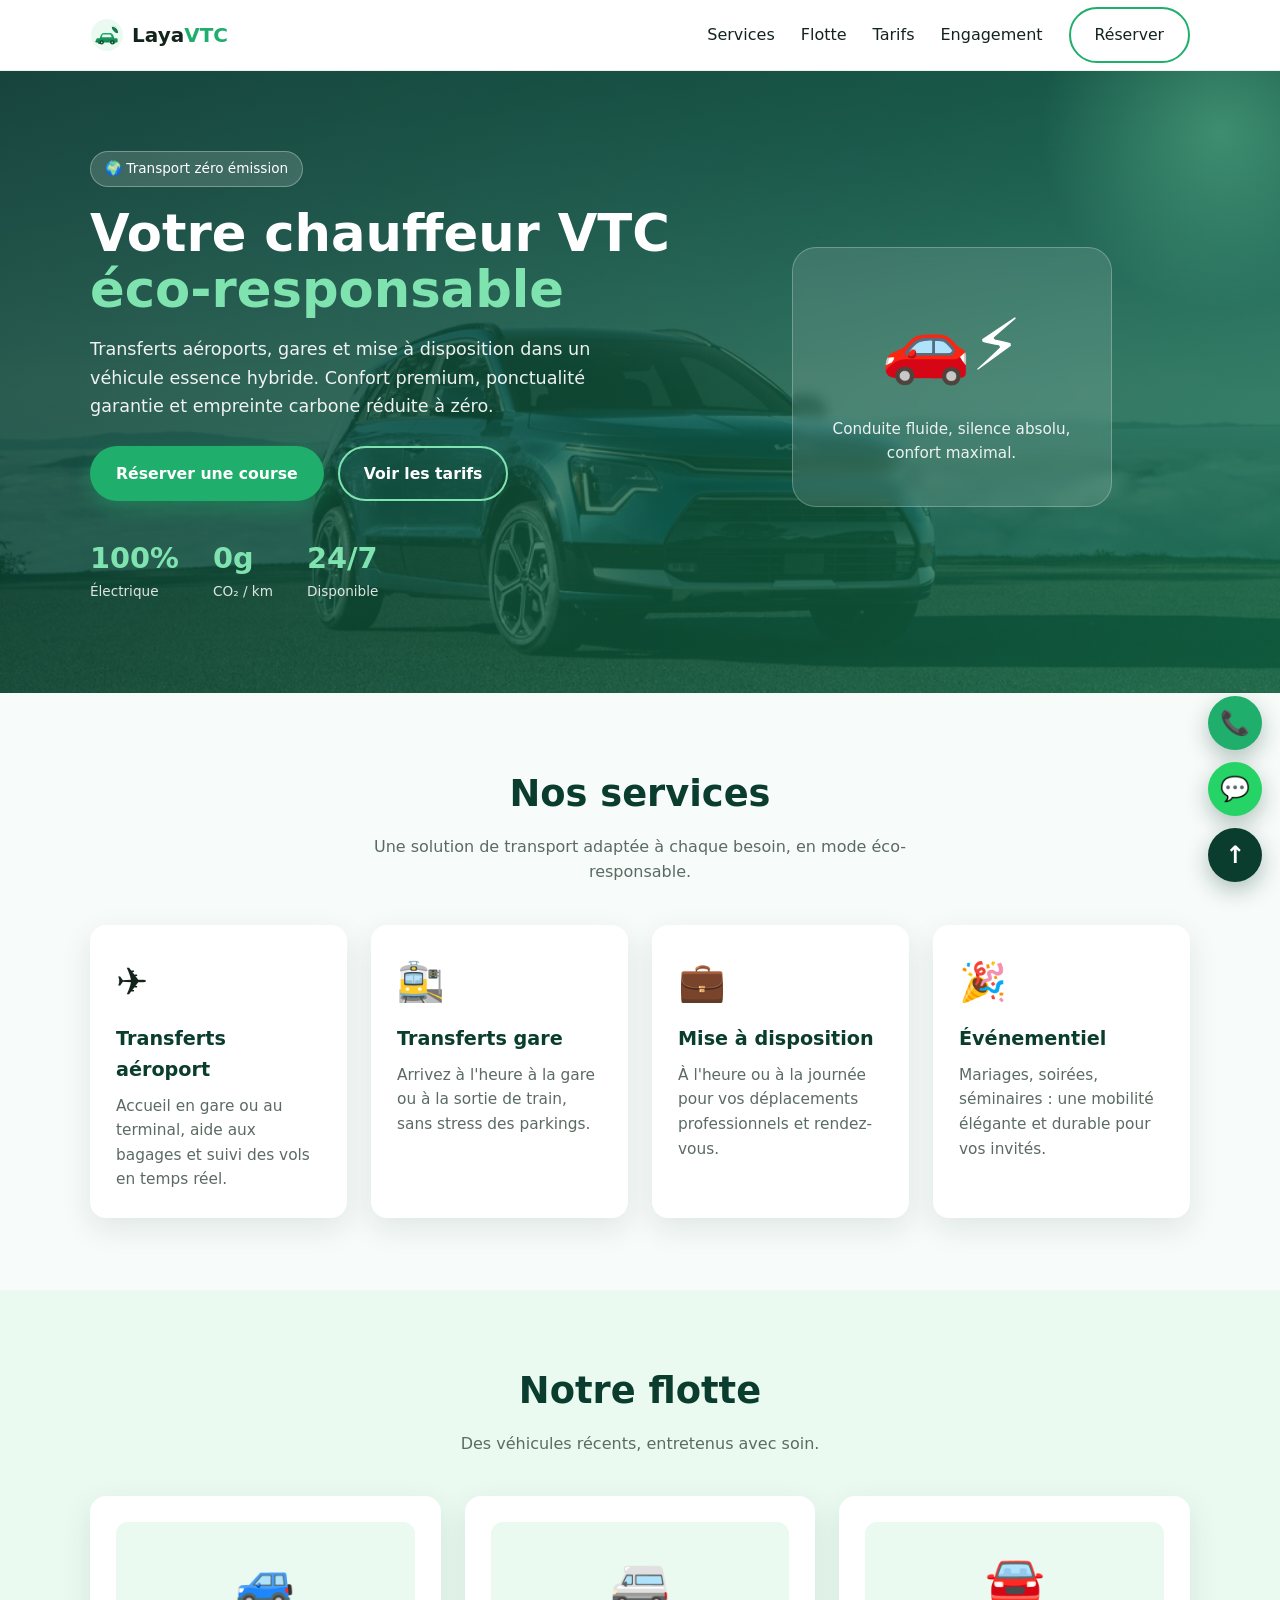
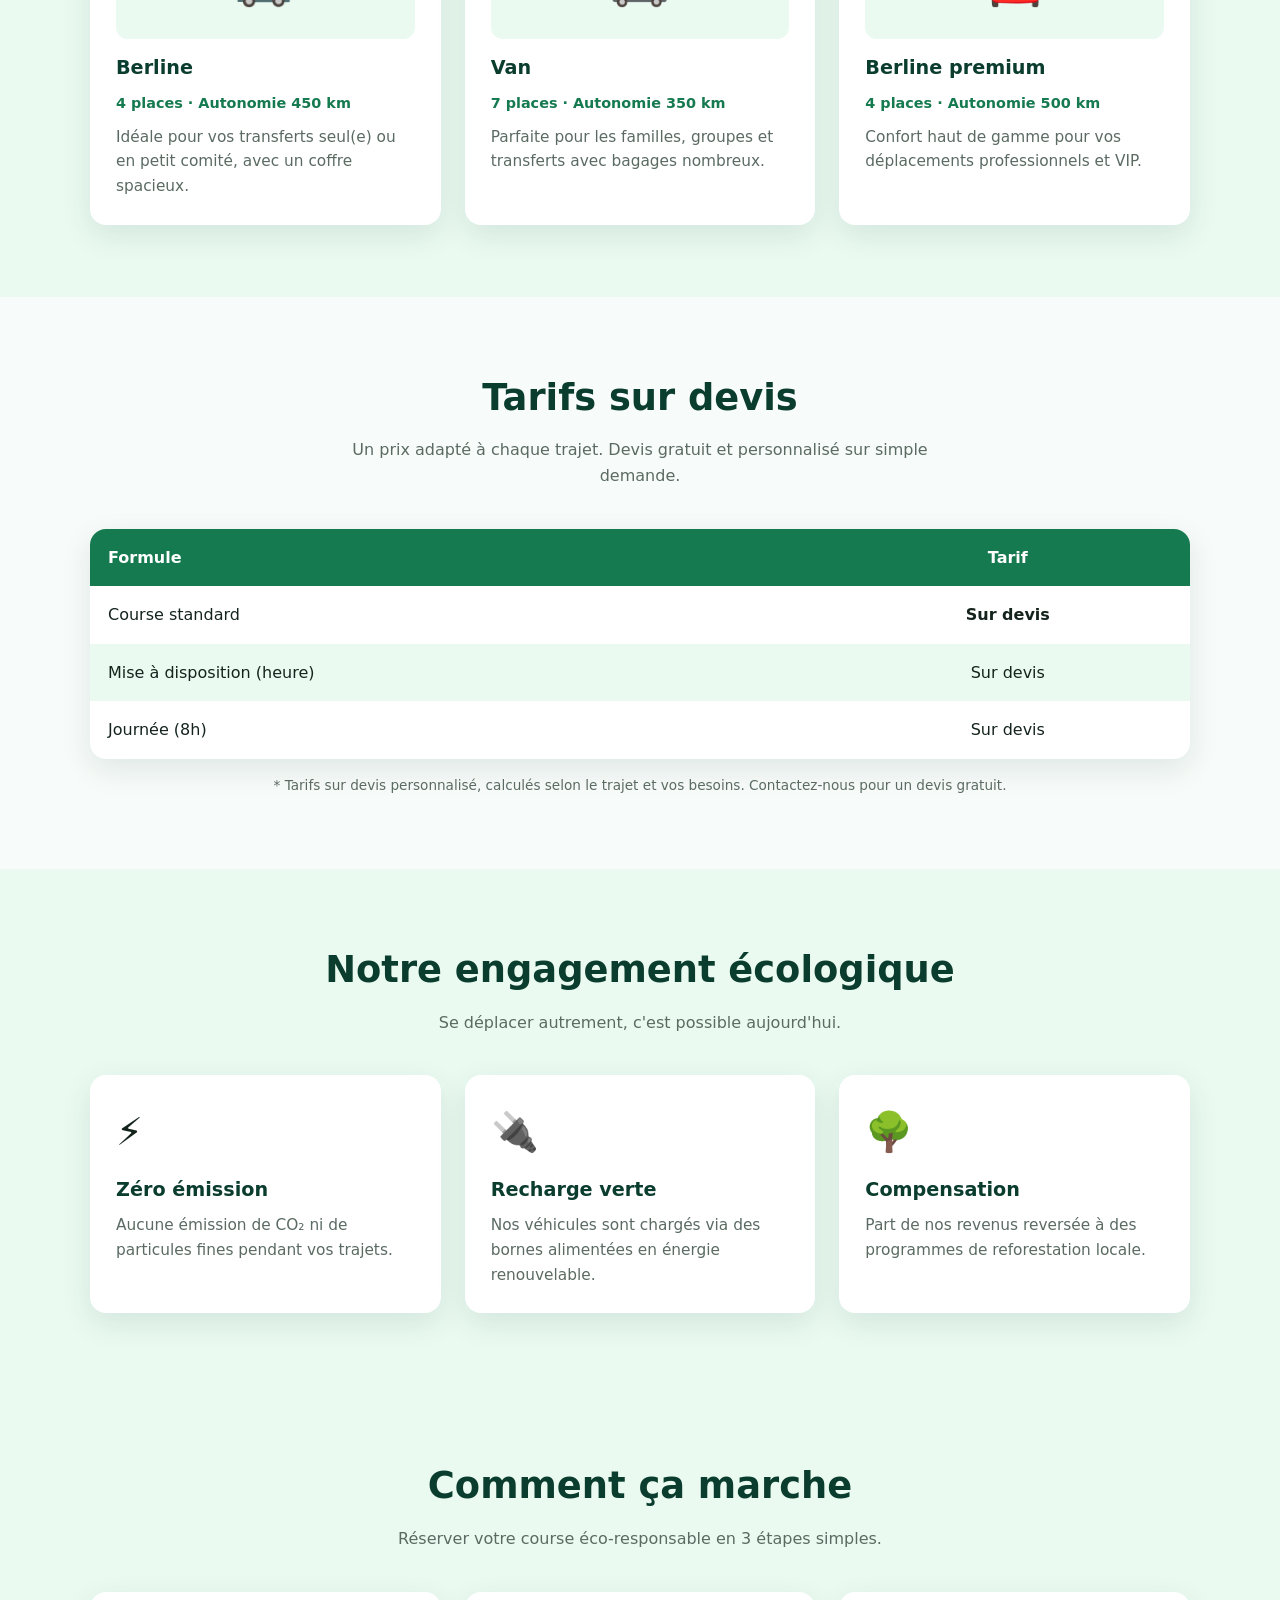
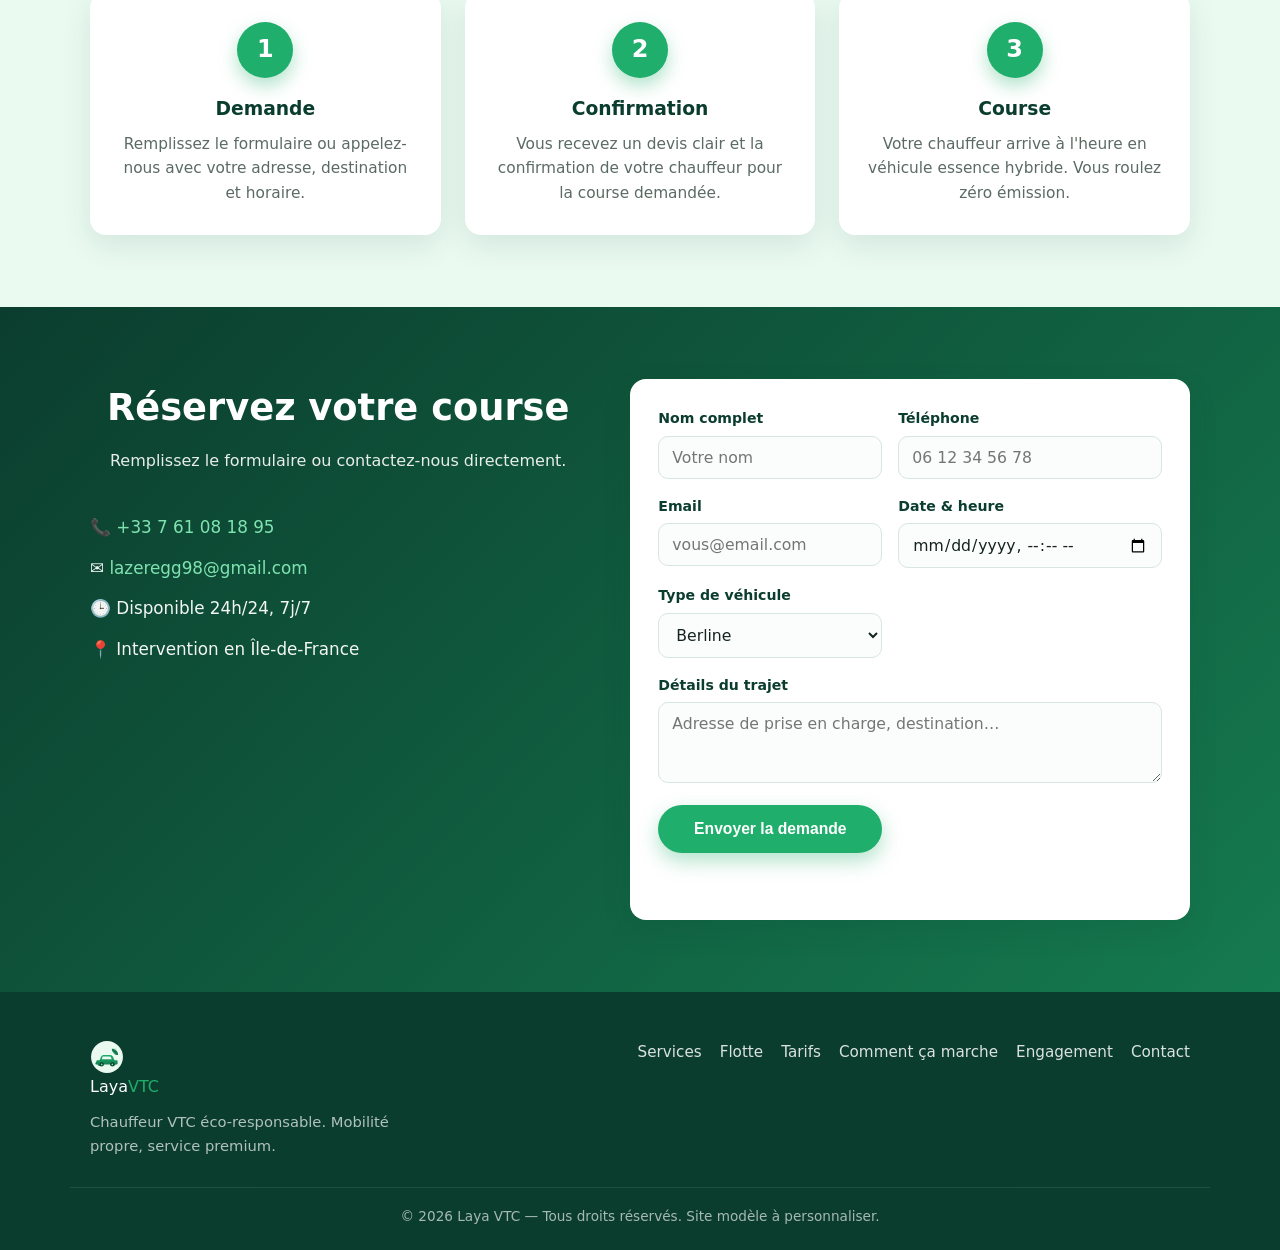
<file: index.html>
<!DOCTYPE html>
<html lang="fr">
<head>
  <meta charset="UTF-8" />
  <meta name="viewport" content="width=device-width, initial-scale=1.0" />
  <meta name="description" content="Laya VTC — Chauffeur VTC éco-responsable. Transferts aéroports, gares et mise à disposition en véhicule essence hybride. Réservez votre course zéro émission." />
  <title>Laya VTC — Chauffeur VTC éco-responsable en Île-de-France</title>
  <meta property="og:title" content="Laya VTC — Chauffeur VTC éco-responsable" />
  <meta property="og:description" content="Transferts aéroports, gares et mise à disposition en Île-de-France. Tarifs sur devis, devis gratuit." />
  <meta property="og:type" content="website" />
  <meta property="og:locale" content="fr_FR" />
  <meta name="twitter:card" content="summary" />
  <meta name="theme-color" content="#0b3d2e" />
  <link rel="icon" href="logo.svg" type="image/svg+xml" />
  <link rel="stylesheet" href="styles.css" />
</head>
<body>

  <!-- ===== HEADER / NAV ===== -->
  <header class="site-header" id="top">
    <div class="container nav">
      <a href="#top" class="logo">
        <img src="logo.svg" alt="Logo Laya VTC" class="logo-mark" width="34" height="34" />
        <span class="logo-text">Laya<span class="logo-accent">VTC</span></span>
      </a>
      <button class="nav-toggle" aria-label="Ouvrir le menu" aria-expanded="false">☰</button>
      <nav class="nav-links" aria-label="Navigation principale">
        <a href="#services">Services</a>
        <a href="#flotte">Flotte</a>
        <a href="#tarifs">Tarifs</a>
        <a href="#engagement">Engagement</a>
        <a href="#contact" class="btn btn-ghost">Réserver</a>
      </nav>
    </div>
  </header>

  <!-- ===== HERO ===== -->
  <section class="hero">
    <div class="container hero-inner">
      <div class="hero-text">
        <span class="badge">🌍 Transport zéro émission</span>
        <h1>Votre chauffeur VTC<br /><span class="hl">éco-responsable</span></h1>
        <p class="lead">
          Transferts aéroports, gares et mise à disposition dans un véhicule essence hybride.
          Confort premium, ponctualité garantie et empreinte carbone réduite à zéro.
        </p>
        <div class="hero-actions">
          <a href="#contact" class="btn btn-primary">Réserver une course</a>
          <a href="#tarifs" class="btn btn-ghost">Voir les tarifs</a>
        </div>
        <ul class="hero-stats">
          <li><strong>100%</strong><span>Électrique</span></li>
          <li><strong>0g</strong><span>CO₂ / km</span></li>
          <li><strong>24/7</strong><span>Disponible</span></li>
        </ul>
      </div>
      <div class="hero-visual" aria-hidden="true">
        <div class="leaf-card">
          <div class="leaf-big">🚗⚡</div>
          <p>Conduite fluide, silence absolu, confort maximal.</p>
        </div>
      </div>
    </div>
  </section>

  <!-- ===== SERVICES ===== -->
  <section class="section" id="services">
    <div class="container">
      <h2 class="section-title">Nos services</h2>
      <p class="section-sub">Une solution de transport adaptée à chaque besoin, en mode éco-responsable.</p>
      <div class="grid grid-4">
        <article class="card">
          <div class="card-icon">✈️</div>
          <h3>Transferts aéroport</h3>
          <p>Accueil en gare ou au terminal, aide aux bagages et suivi des vols en temps réel.</p>
        </article>
        <article class="card">
          <div class="card-icon">🚉</div>
          <h3>Transferts gare</h3>
          <p>Arrivez à l'heure à la gare ou à la sortie de train, sans stress des parkings.</p>
        </article>
        <article class="card">
          <div class="card-icon">💼</div>
          <h3>Mise à disposition</h3>
          <p>À l'heure ou à la journée pour vos déplacements professionnels et rendez-vous.</p>
        </article>
        <article class="card">
          <div class="card-icon">🎉</div>
          <h3>Événementiel</h3>
          <p>Mariages, soirées, séminaires : une mobilité élégante et durable pour vos invités.</p>
        </article>
      </div>
    </div>
  </section>

  <!-- ===== FLOTTE ===== -->
  <section class="section section-alt" id="flotte">
    <div class="container">
      <h2 class="section-title">Notre flotte</h2>
      <p class="section-sub">Des véhicules récents, entretenus avec soin.</p>
      <div class="grid grid-3">
        <article class="fleet-card">
          <div class="fleet-img">🚙</div>
          <h3>Berline</h3>
          <p class="fleet-meta">4 places · Autonomie 450 km</p>
          <p>Idéale pour vos transferts seul(e) ou en petit comité, avec un coffre spacieux.</p>
        </article>
        <article class="fleet-card">
          <div class="fleet-img">🚐</div>
          <h3>Van</h3>
          <p class="fleet-meta">7 places · Autonomie 350 km</p>
          <p>Parfaite pour les familles, groupes et transferts avec bagages nombreux.</p>
        </article>
        <article class="fleet-card">
          <div class="fleet-img">🚘</div>
          <h3>Berline premium</h3>
          <p class="fleet-meta">4 places · Autonomie 500 km</p>
          <p>Confort haut de gamme pour vos déplacements professionnels et VIP.</p>
        </article>
      </div>
    </div>
  </section>

  <!-- ===== TARIFS ===== -->
  <section class="section" id="tarifs">
    <div class="container">
      <h2 class="section-title">Tarifs sur devis</h2>
      <p class="section-sub">Un prix adapté à chaque trajet. Devis gratuit et personnalisé sur simple demande.</p>
      <div class="table-wrap">
        <table class="tarifs">
          <thead>
            <tr>
              <th>Formule</th>
              <th>Tarif</th>
            </tr>
          </thead>
          <tbody>
            <tr><td>Course standard</td><td><strong>Sur devis</strong></td></tr>
            <tr><td>Mise à disposition (heure)</td><td>Sur devis</td></tr>
            <tr><td>Journée (8h)</td><td>Sur devis</td></tr>
          </tbody>
        </table>
      </div>
      <p class="note">* Tarifs sur devis personnalisé, calculés selon le trajet et vos besoins. Contactez-nous pour un devis gratuit.</p>
    </div>
  </section>

  <!-- ===== ENGAGEMENT ===== -->
  <section class="section section-alt" id="engagement">
    <div class="container">
      <h2 class="section-title">Notre engagement écologique</h2>
      <p class="section-sub">Se déplacer autrement, c'est possible aujourd'hui.</p>
      <div class="grid grid-3">
        <article class="eco-card">
          <div class="eco-icon">⚡</div>
          <h3>Zéro émission</h3>
          <p>Aucune émission de CO₂ ni de particules fines pendant vos trajets.</p>
        </article>
        <article class="eco-card">
          <div class="eco-icon">🔌</div>
          <h3>Recharge verte</h3>
          <p>Nos véhicules sont chargés via des bornes alimentées en énergie renouvelable.</p>
        </article>
        <article class="eco-card">
          <div class="eco-icon">🌳</div>
          <h3>Compensation</h3>
          <p>Part de nos revenus reversée à des programmes de reforestation locale.</p>
        </article>
      </div>
    </div>
  </section>

  <!-- ===== COMMENT ÇA MARCHE ===== -->
  <section class="section section-alt" id="comment">
    <div class="container">
      <h2 class="section-title">Comment ça marche</h2>
      <p class="section-sub">Réserver votre course éco-responsable en 3 étapes simples.</p>
      <div class="grid grid-3 steps">
        <div class="step-card">
          <div class="step-num">1</div>
          <h3>Demande</h3>
          <p>Remplissez le formulaire ou appelez-nous avec votre adresse, destination et horaire.</p>
        </div>
        <div class="step-card">
          <div class="step-num">2</div>
          <h3>Confirmation</h3>
          <p>Vous recevez un devis clair et la confirmation de votre chauffeur pour la course demandée.</p>
        </div>
        <div class="step-card">
          <div class="step-num">3</div>
          <h3>Course</h3>
          <p>Votre chauffeur arrive à l'heure en véhicule essence hybride. Vous roulez zéro émission.</p>
        </div>
      </div>
    </div>
  </section>

  <!-- ===== CONTACT ===== -->
  <section class="section section-contact" id="contact">
    <div class="container contact-inner">
      <div class="contact-info">
        <h2 class="section-title light">Réservez votre course</h2>
        <p class="section-sub light">Remplissez le formulaire ou contactez-nous directement.</p>
        <ul class="contact-list">
          <li>📞 <a href="tel:+33761081895">+33 7 61 08 18 95</a></li>
          <li>✉️ <a href="mailto:lazeregg98@gmail.com">lazeregg98@gmail.com</a></li>
          <li>🕒 Disponible 24h/24, 7j/7</li>
          <li>📍 Intervention en Île-de-France</li>
        </ul>
      </div>
      <form class="contact-form" id="booking-form" novalidate>
        <div class="field">
          <label for="name">Nom complet</label>
          <input type="text" id="name" name="name" required placeholder="Votre nom" />
        </div>
        <div class="field">
          <label for="phone">Téléphone</label>
          <input type="tel" id="phone" name="phone" required placeholder="06 12 34 56 78" />
        </div>
        <div class="field">
          <label for="email">Email</label>
          <input type="email" id="email" name="email" required placeholder="vous@email.com" />
        </div>
        <div class="field">
          <label for="date">Date & heure</label>
          <input type="datetime-local" id="date" name="date" required />
        </div>
        <div class="field">
          <label for="vehicule">Type de véhicule</label>
          <select id="vehicule" name="vehicule">
            <option value="berline">Berline</option>
            <option value="van">Van</option>
            <option value="premium">Berline premium</option>
          </select>
        </div>
        <div class="field field-full">
          <label for="message">Détails du trajet</label>
          <textarea id="message" name="message" rows="3" placeholder="Adresse de prise en charge, destination…"></textarea>
        </div>
        <button type="submit" class="btn btn-primary btn-full">Envoyer la demande</button>
        <p class="form-status" id="form-status" role="status" aria-live="polite"></p>
      </form>
    </div>
  </section>

  <!-- ===== BOUTON FLOTTANT (appel / WhatsApp) ===== -->
  <div class="float-actions" aria-label="Actions rapides">
    <a class="float-btn float-call" href="tel:+33761081895" aria-label="Appeler Laya VTC">📞</a>
    <a class="float-btn float-wa" href="https://wa.me/33761081895" target="_blank" rel="noopener" aria-label="WhatsApp Laya VTC">💬</a>
    <a class="float-btn float-top" href="#top" aria-label="Haut de page">↑</a>
  </div>

  <!-- ===== FOOTER ===== -->
  <footer class="site-footer">
    <div class="container footer-inner">
      <div class="footer-brand">
        <img src="logo.svg" alt="Logo Laya VTC" class="logo-mark" width="34" height="34" />
        <span class="logo-text">Laya<span class="logo-accent">VTC</span></span>
        <p>Chauffeur VTC éco-responsable. Mobilité propre, service premium.</p>
      </div>
      <nav class="footer-links" aria-label="Liens de pied de page">
        <a href="#services">Services</a>
        <a href="#flotte">Flotte</a>
        <a href="#tarifs">Tarifs</a>
        <a href="#comment">Comment ça marche</a>
        <a href="#engagement">Engagement</a>
        <a href="#contact">Contact</a>
      </nav>
    </div>
    <div class="container footer-bottom">
      <p>© <span id="year"></span> Laya VTC — Tous droits réservés. Site modèle à personnaliser.</p>
    </div>
  </footer>

  <script src="script.js"></script>
</body>
</html>
</file>
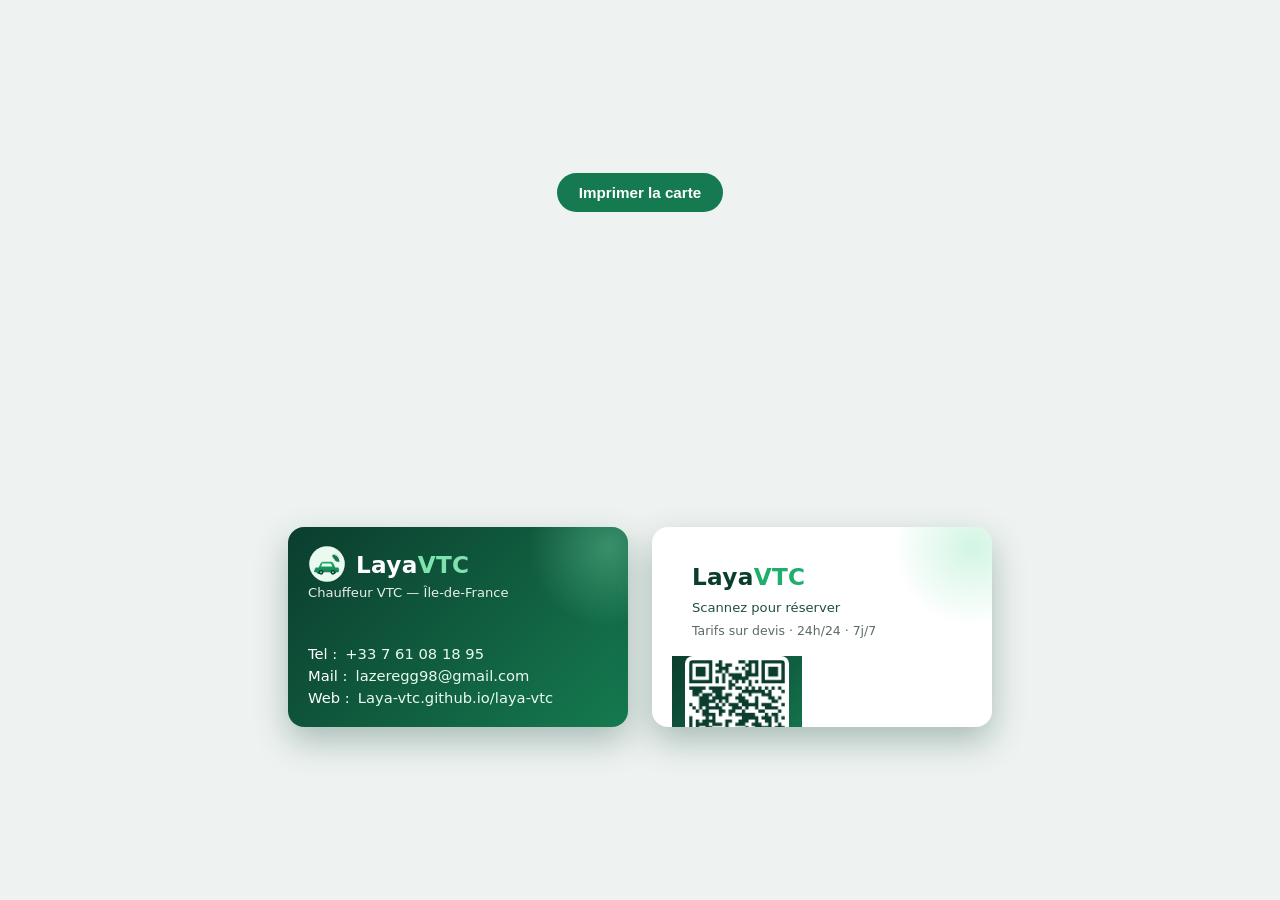
<file: carte-visite.html>
<!DOCTYPE html>
<html lang="fr">
<head>
  <meta charset="UTF-8" />
  <meta name="viewport" content="width=device-width, initial-scale=1.0" />
  <title>Carte de visite — Laya VTC</title>
  <style>
    * { box-sizing: border-box; margin: 0; padding: 0; }
    body {
      font-family: "Segoe UI", system-ui, Roboto, Helvetica, Arial, sans-serif;
      background: #eef3f1; display: flex; flex-wrap: wrap; gap: 24px;
      justify-content: center; align-items: center; min-height: 100vh; padding: 30px;
    }
    .card {
      width: 340px; height: 200px;
      background: linear-gradient(135deg, #0b3d2e, #157a4f);
      border-radius: 16px; color: #fff; padding: 18px 20px;
      display: flex; flex-direction: column; justify-content: space-between;
      box-shadow: 0 14px 34px rgba(11,61,46,0.30);
      position: relative; overflow: hidden;
    }
    .card::after {
      content: ""; position: absolute; right: -60px; top: -60px;
      width: 160px; height: 160px;
      background: radial-gradient(circle, rgba(127,227,176,0.35), transparent 70%);
    }
    .card-top { display: flex; align-items: center; gap: 10px; position: relative; z-index: 2; }
    .card-top img.logo { width: 38px; height: 38px; }
    .card-name { font-size: 1.45rem; font-weight: 700; letter-spacing: .3px; }
    .card-name span { color: #7fe3b0; }
    .card-tag { font-size: .82rem; opacity: .9; position: relative; z-index: 2; margin-top: 2px; }
    .card-info { position: relative; z-index: 2; font-size: .92rem; line-height: 1.5; }
    .card-info a { color: #eafaf1; text-decoration: none; }
    .card-info .row { display: flex; gap: 8px; align-items: center; }
    .card.qr { width: 340px; height: 200px; background: #fff; color: #0b3d2e; display: flex; }
    .card.qr .qr-left { flex: 1; padding: 18px 20px; display: flex; flex-direction: column; justify-content: center; gap: 8px; }
    .card.qr .qr-left .card-name { color: #0b3d2e; }
    .card.qr .qr-left .card-name span { color: #1fae6b; }
    .card.qr .qr-left .scan { font-size: .78rem; color: #5b6b63; }
    .card.qr .qr-right {
      width: 130px; background: linear-gradient(135deg, #0b3d2e, #157a4f);
      display: flex; align-items: center; justify-content: center;
    }
    .card.qr .qr-right img { width: 104px; height: 104px; background: #fff; border-radius: 8px; padding: 4px; }
    .toolbar { width: 100%; text-align: center; margin-bottom: 6px; }
    .btn-print { background: #157a4f; color: #fff; border: none; padding: 11px 22px; border-radius: 999px; font-size: .95rem; font-weight: 600; cursor: pointer; }
    .btn-print:hover { background: #0b3d2e; }
    @media print {
      body { background: #fff; gap: 0; padding: 0; }
      .toolbar { display: none; }
      .card, .card.qr { box-shadow: none; margin: 0; page-break-inside: avoid; }
    }
  </style>
</head>
<body>
  <div class="toolbar">
    <button class="btn-print" onclick="window.print()">Imprimer la carte</button>
  </div>
  <div class="card">
    <div>
      <div class="card-top">
        <img class="logo" src="[data-uri]" alt="Logo Laya VTC" />
        <div class="card-name">Laya<span>VTC</span></div>
      </div>
      <div class="card-tag">Chauffeur VTC — Île-de-France</div>
    </div>
    <div class="card-info">
      <div class="row">Tel : <a href="tel:+33761081895">+33 7 61 08 18 95</a></div>
      <div class="row">Mail : <a href="mailto:lazeregg98@gmail.com">lazeregg98@gmail.com</a></div>
      <div class="row">Web : <a href="https://Laya-vtc.github.io/laya-vtc">Laya-vtc.github.io/laya-vtc</a></div>
    </div>
  </div>
  <div class="card qr">
    <div class="qr-left">
      <div class="card-name">Laya<span>VTC</span></div>
      <div class="card-tag">Scannez pour réserver</div>
      <div class="scan">Tarifs sur devis · 24h/24 · 7j/7</div>
    </div>
    <div class="qr-right">
      <img src="[data-uri]" alt="QR code vers le site Laya VTC" />
    </div>
  </div>
</body>
</html>
</file>
<file: styles.css>
/* ===== Variables & reset ===== */
:root {
  --green-900: #0b3d2e;
  --green-700: #157a4f;
  --green-500: #1fae6b;
  --green-300: #7fe3b0;
  --green-50:  #eafaf1;
  --ink:       #14241d;
  --muted:     #5b6b63;
  --white:     #ffffff;
  --bg:        #f7fbf9;
  --shadow:    0 10px 30px rgba(11, 61, 46, 0.10);
  --radius:    16px;
  --maxw:      1140px;
  font-synthesis: none;
}

* { box-sizing: border-box; margin: 0; padding: 0; }

html { scroll-behavior: smooth; }

body {
  font-family: "Segoe UI", system-ui, -apple-system, Roboto, Helvetica, Arial, sans-serif;
  color: var(--ink);
  background: var(--bg);
  line-height: 1.6;
  -webkit-font-smoothing: antialiased;
}

img { max-width: 100%; display: block; }

.container {
  width: 100%;
  max-width: var(--maxw);
  margin: 0 auto;
  padding: 0 20px;
}

/* ===== Buttons ===== */
.btn {
  display: inline-block;
  padding: 13px 24px;
  border-radius: 999px;
  font-weight: 600;
  text-decoration: none;
  font-size: 0.98rem;
  cursor: pointer;
  border: 2px solid transparent;
  transition: transform .15s ease, box-shadow .15s ease, background .15s ease;
}
.btn:hover { transform: translateY(-2px); }
.btn-primary {
  background: var(--green-500);
  color: var(--white);
  box-shadow: 0 8px 20px rgba(31, 174, 107, 0.35);
}
.btn-primary:hover { background: var(--green-700); }
.btn-ghost {
  background: transparent;
  color: var(--green-700);
  border-color: var(--green-500);
}
.btn-ghost:hover { background: var(--green-50); }
.btn-full { width: 100%; margin-top: 6px; }

/* ===== Header ===== */
.site-header {
  position: sticky;
  top: 0;
  z-index: 50;
  background: rgba(255, 255, 255, 0.9);
  backdrop-filter: blur(10px);
  border-bottom: 1px solid rgba(11, 61, 46, 0.08);
}
.nav {
  display: flex;
  align-items: center;
  justify-content: space-between;
  height: 70px;
}
.logo { display: flex; align-items: center; gap: 8px; text-decoration: none; color: var(--ink); font-weight: 700; font-size: 1.25rem; }
.logo-mark { width: 34px; height: 34px; display: block; }
.logo-accent { color: var(--green-500); }
.nav-links { display: flex; align-items: center; gap: 26px; }
.nav-links a { color: var(--ink); text-decoration: none; font-weight: 500; }
.nav-links a:hover { color: var(--green-700); }
.nav-toggle {
  display: none;
  background: none; border: none; font-size: 1.6rem; cursor: pointer; color: var(--green-700);
}

/* ===== Hero ===== */
.hero {
  background: url("hero-car.jpg") center/cover no-repeat, linear-gradient(135deg, var(--green-900), var(--green-700));
  color: var(--white);
  padding: 80px 0 90px;
  position: relative;
  overflow: hidden;
}
.hero::before {
  content: "";
  position: absolute;
  inset: 0;
  background: linear-gradient(135deg, rgba(11,61,46,0.82), rgba(21,122,79,0.70));
  z-index: 1;
}
.hero::after {
  content: "";
  position: absolute;
  right: -120px; top: -120px;
  width: 360px; height: 360px;
  background: radial-gradient(circle, rgba(127,227,176,0.35), transparent 70%);
  z-index: 1;
}
.hero-inner {
  display: grid;
  grid-template-columns: 1.1fr 0.9fr;
  gap: 40px;
  align-items: center;
  position: relative;
  z-index: 2;
}
.badge {
  display: inline-block;
  background: rgba(255,255,255,0.15);
  border: 1px solid rgba(255,255,255,0.3);
  padding: 6px 14px;
  border-radius: 999px;
  font-size: 0.85rem;
  margin-bottom: 18px;
}
.hero h1 { font-size: clamp(2.1rem, 5vw, 3.2rem); line-height: 1.1; margin-bottom: 18px; }
.hl { color: var(--green-300); }
.lead { font-size: 1.1rem; max-width: 520px; color: rgba(255,255,255,0.92); margin-bottom: 26px; }
.hero-actions { display: flex; gap: 14px; flex-wrap: wrap; margin-bottom: 34px; }
.hero-actions .btn-ghost { color: var(--white); border-color: var(--green-300); }
.hero-actions .btn-ghost:hover { background: rgba(255,255,255,0.12); }
.hero-stats { display: flex; gap: 34px; list-style: none; }
.hero-stats li { display: flex; flex-direction: column; }
.hero-stats strong { font-size: 1.8rem; color: var(--green-300); }
.hero-stats span { font-size: 0.85rem; opacity: 0.85; }

.hero-visual { display: flex; justify-content: center; }
.leaf-card {
  background: rgba(255,255,255,0.12);
  border: 1px solid rgba(255,255,255,0.25);
  border-radius: 24px;
  padding: 40px;
  text-align: center;
  backdrop-filter: blur(6px);
  max-width: 320px;
}
.leaf-big { font-size: 4.5rem; margin-bottom: 14px; }
.leaf-card p { font-size: 0.95rem; color: rgba(255,255,255,0.9); }

/* ===== Sections ===== */
.section { padding: 72px 0; }
.section-alt { background: var(--green-50); }
.section-title { font-size: clamp(1.6rem, 3.5vw, 2.3rem); text-align: center; margin-bottom: 10px; color: var(--green-900); }
.section-sub { text-align: center; color: var(--muted); max-width: 620px; margin: 0 auto 40px; }
.section-title.light, .section-sub.light { color: var(--white); }
.section-sub.light { opacity: 0.9; }

/* ===== Grids & cards ===== */
.grid { display: grid; gap: 24px; }
.grid-3 { grid-template-columns: repeat(3, 1fr); }
.grid-4 { grid-template-columns: repeat(4, 1fr); }

.card, .fleet-card, .eco-card {
  background: var(--white);
  border-radius: var(--radius);
  padding: 26px;
  box-shadow: var(--shadow);
  transition: transform .18s ease, box-shadow .18s ease;
}
.card:hover, .fleet-card:hover, .eco-card:hover { transform: translateY(-6px); box-shadow: 0 16px 40px rgba(11,61,46,0.16); }
.card-icon, .eco-icon { font-size: 2.4rem; margin-bottom: 12px; }
.card h3, .fleet-card h3, .eco-card h3 { color: var(--green-900); margin-bottom: 8px; font-size: 1.2rem; }
.card p, .fleet-card p, .eco-card p { color: var(--muted); font-size: 0.96rem; }

.fleet-img { font-size: 3rem; text-align: center; margin-bottom: 14px; background: var(--green-50); border-radius: 12px; padding: 20px; }
.fleet-meta { color: var(--green-700) !important; font-weight: 600; font-size: 0.9rem !important; margin-bottom: 10px; }

.quote { font-style: italic; }
.quote p { color: var(--ink); margin-bottom: 12px; }
.quote footer { color: var(--green-700); font-weight: 600; font-style: normal; font-size: 0.9rem; }

/* ===== Tarifs table ===== */
.table-wrap { overflow-x: auto; border-radius: var(--radius); box-shadow: var(--shadow); background: var(--white); }
.tarifs { width: 100%; border-collapse: collapse; min-width: 540px; }
.tarifs th, .tarifs td { padding: 16px 18px; text-align: center; }
.tarifs thead { background: var(--green-700); color: var(--white); }
.tarifs th:first-child, .tarifs td:first-child { text-align: left; }
.tarifs tbody tr:nth-child(even) { background: var(--green-50); }
.tarifs tbody tr:hover { background: var(--green-300); }
.note { text-align: center; color: var(--muted); font-size: 0.85rem; margin-top: 16px; }

/* ===== Contact ===== */
.section-contact { background: linear-gradient(135deg, var(--green-900), var(--green-700)); }
.contact-inner { display: grid; grid-template-columns: 1fr 1fr; gap: 44px; align-items: start; }
.contact-list { list-style: none; margin-top: 22px; display: flex; flex-direction: column; gap: 14px; }
.contact-list li { color: rgba(255,255,255,0.95); font-size: 1.05rem; }
.contact-list a { color: var(--green-300); text-decoration: none; }
.contact-list a:hover { text-decoration: underline; }

.contact-form { background: var(--white); border-radius: var(--radius); padding: 28px; box-shadow: var(--shadow); display: grid; grid-template-columns: 1fr 1fr; gap: 16px; }
.field { display: flex; flex-direction: column; gap: 6px; }
.field-full { grid-column: 1 / -1; }
.field label { font-size: 0.88rem; font-weight: 600; color: var(--green-900); }
.field input, .field select, .field textarea {
  border: 1.5px solid #d7e6df;
  border-radius: 10px;
  padding: 11px 13px;
  font-size: 0.98rem;
  font-family: inherit;
  color: var(--ink);
  background: #fbfdfc;
  transition: border-color .15s ease;
}
.field input:focus, .field select:focus, .field textarea:focus { outline: none; border-color: var(--green-500); }
.field textarea { resize: vertical; }
.form-status { grid-column: 1 / -1; margin-top: 4px; font-weight: 600; min-height: 1.2em; }
.form-status.ok { color: var(--green-700); }
.form-status.err { color: #c0392b; }

/* ===== Footer ===== */
.site-footer { background: var(--green-900); color: rgba(255,255,255,0.85); padding: 48px 0 22px; }
.footer-inner { display: flex; justify-content: space-between; gap: 40px; flex-wrap: wrap; align-items: flex-start; }
.footer-brand { max-width: 320px; }
.footer-brand .logo-text { color: var(--white); }
.footer-brand p { margin-top: 10px; font-size: 0.92rem; opacity: 0.8; }
.footer-links { display: flex; flex-wrap: wrap; gap: 18px; }
.footer-links a { color: rgba(255,255,255,0.85); text-decoration: none; font-size: 0.95rem; }
.footer-links a:hover { color: var(--green-300); }
.footer-bottom { margin-top: 30px; padding-top: 18px; border-top: 1px solid rgba(255,255,255,0.12); text-align: center; font-size: 0.85rem; opacity: 0.75; }

.step-card {
  background: var(--white);
  border-radius: var(--radius);
  padding: 30px 26px;
  box-shadow: var(--shadow);
  text-align: center;
  position: relative;
  transition: transform .18s ease;
}
.step-card:hover { transform: translateY(-6px); }
.step-num {
  width: 56px; height: 56px;
  margin: 0 auto 16px;
  border-radius: 50%;
  background: var(--green-500);
  color: var(--white);
  font-size: 1.5rem; font-weight: 700;
  display: flex; align-items: center; justify-content: center;
  box-shadow: 0 8px 18px rgba(31,174,107,0.35);
}
.step-card h3 { color: var(--green-900); margin-bottom: 8px; }
.step-card p { color: var(--muted); font-size: 0.96rem; }

/* ===== Boutons flottants ===== */
.float-actions {
  position: fixed;
  right: 18px;
  bottom: 18px;
  z-index: 60;
  display: flex;
  flex-direction: column;
  gap: 12px;
}
.float-btn {
  width: 54px; height: 54px;
  border-radius: 50%;
  display: flex; align-items: center; justify-content: center;
  font-size: 1.5rem;
  text-decoration: none;
  box-shadow: 0 8px 22px rgba(11,61,46,0.30);
  transition: transform .15s ease;
}
.float-btn:hover { transform: scale(1.08); }
.float-call { background: var(--green-500); }
.float-wa { background: #25D366; }
.float-top { background: var(--green-900); color: var(--white); font-weight: 700; }
@media (max-width: 640px) {
  .float-actions { right: 12px; bottom: 12px; }
  .float-btn { width: 48px; height: 48px; font-size: 1.3rem; }
}
@media (max-width: 920px) {
  .grid-4 { grid-template-columns: repeat(2, 1fr); }
  .grid-3 { grid-template-columns: repeat(2, 1fr); }
  .hero-inner { grid-template-columns: 1fr; }
  .hero-visual { order: -1; }
  .contact-inner { grid-template-columns: 1fr; }
}
@media (max-width: 640px) {
  .nav-links {
    position: absolute; top: 70px; left: 0; right: 0;
    flex-direction: column; gap: 0; background: var(--white);
    border-bottom: 1px solid rgba(11,61,46,0.1);
    max-height: 0; overflow: hidden; transition: max-height .25s ease;
  }
  .nav-links.open { max-height: 360px; }
  .nav-links a { padding: 14px 20px; width: 100%; }
  .nav-toggle { display: block; }
  .grid-3, .grid-4 { grid-template-columns: 1fr; }
  .contact-form { grid-template-columns: 1fr; }
  .hero-stats { gap: 22px; }
}
</file>
